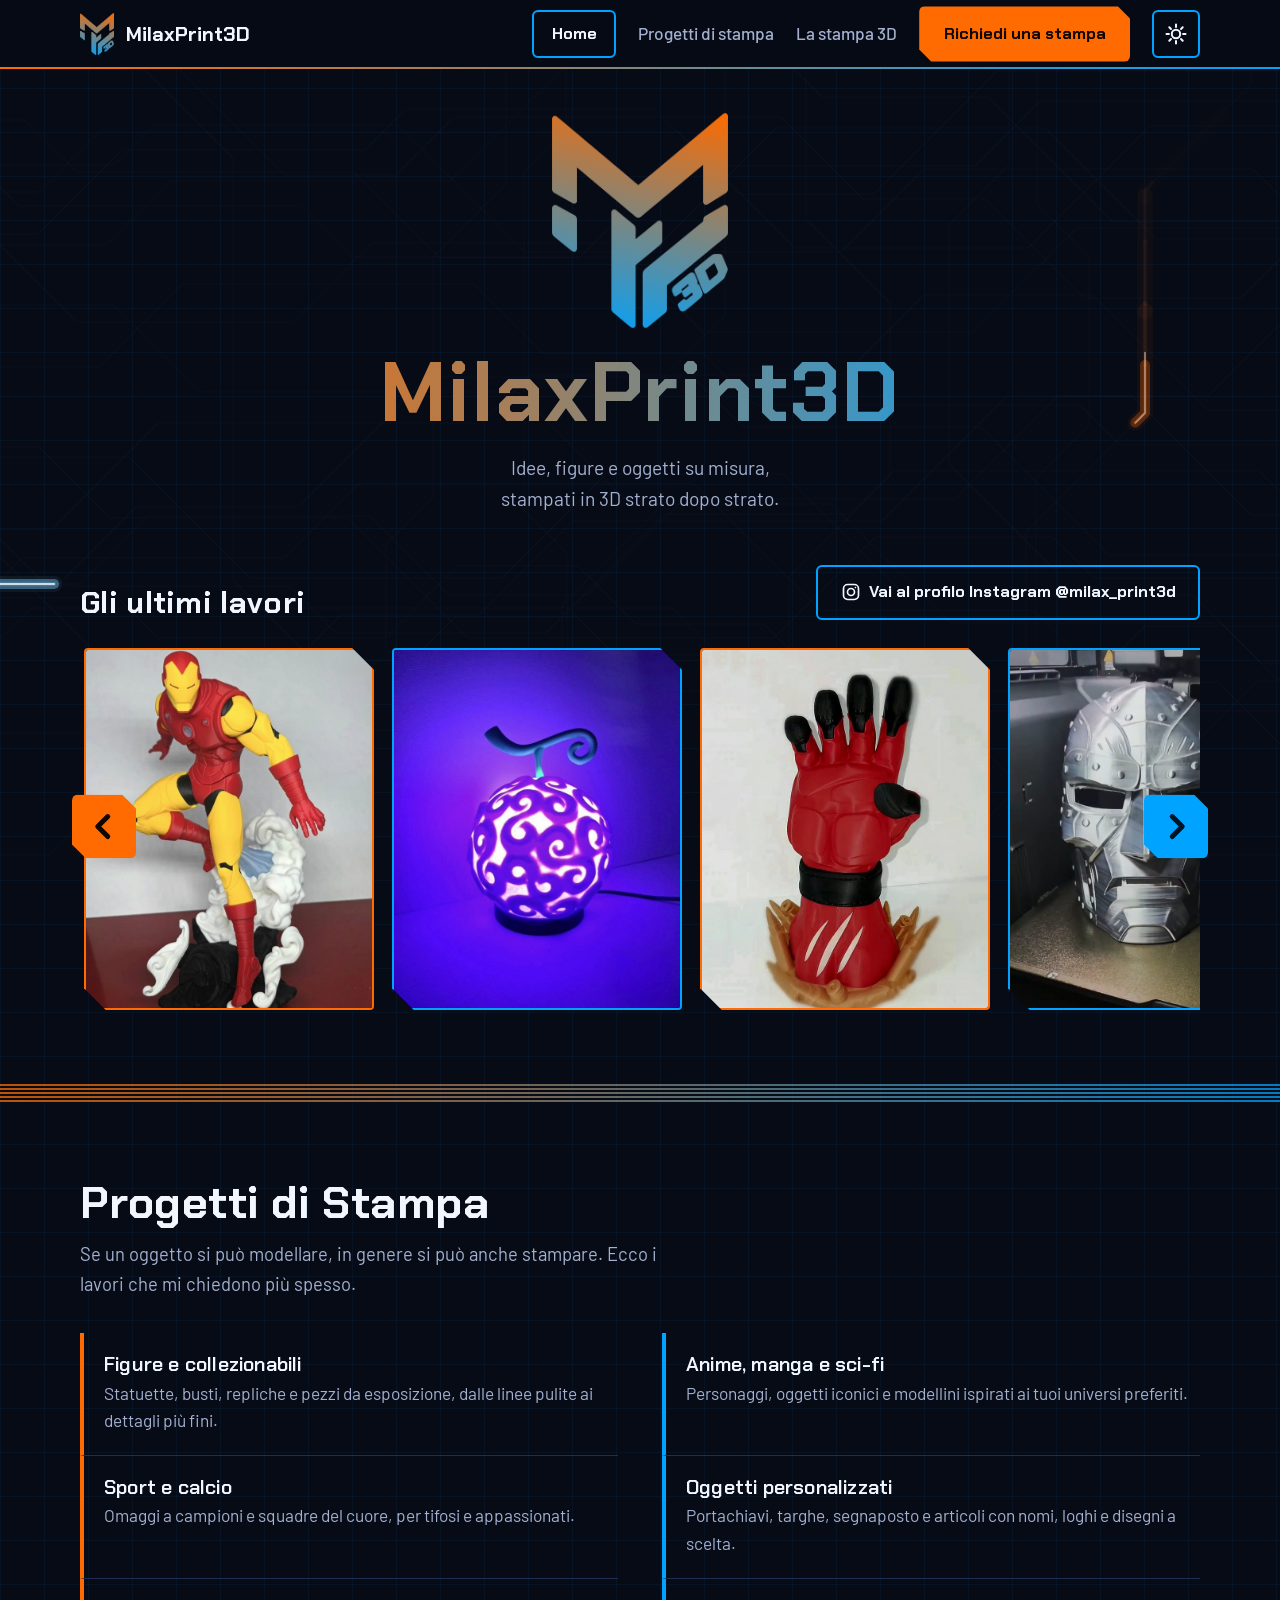
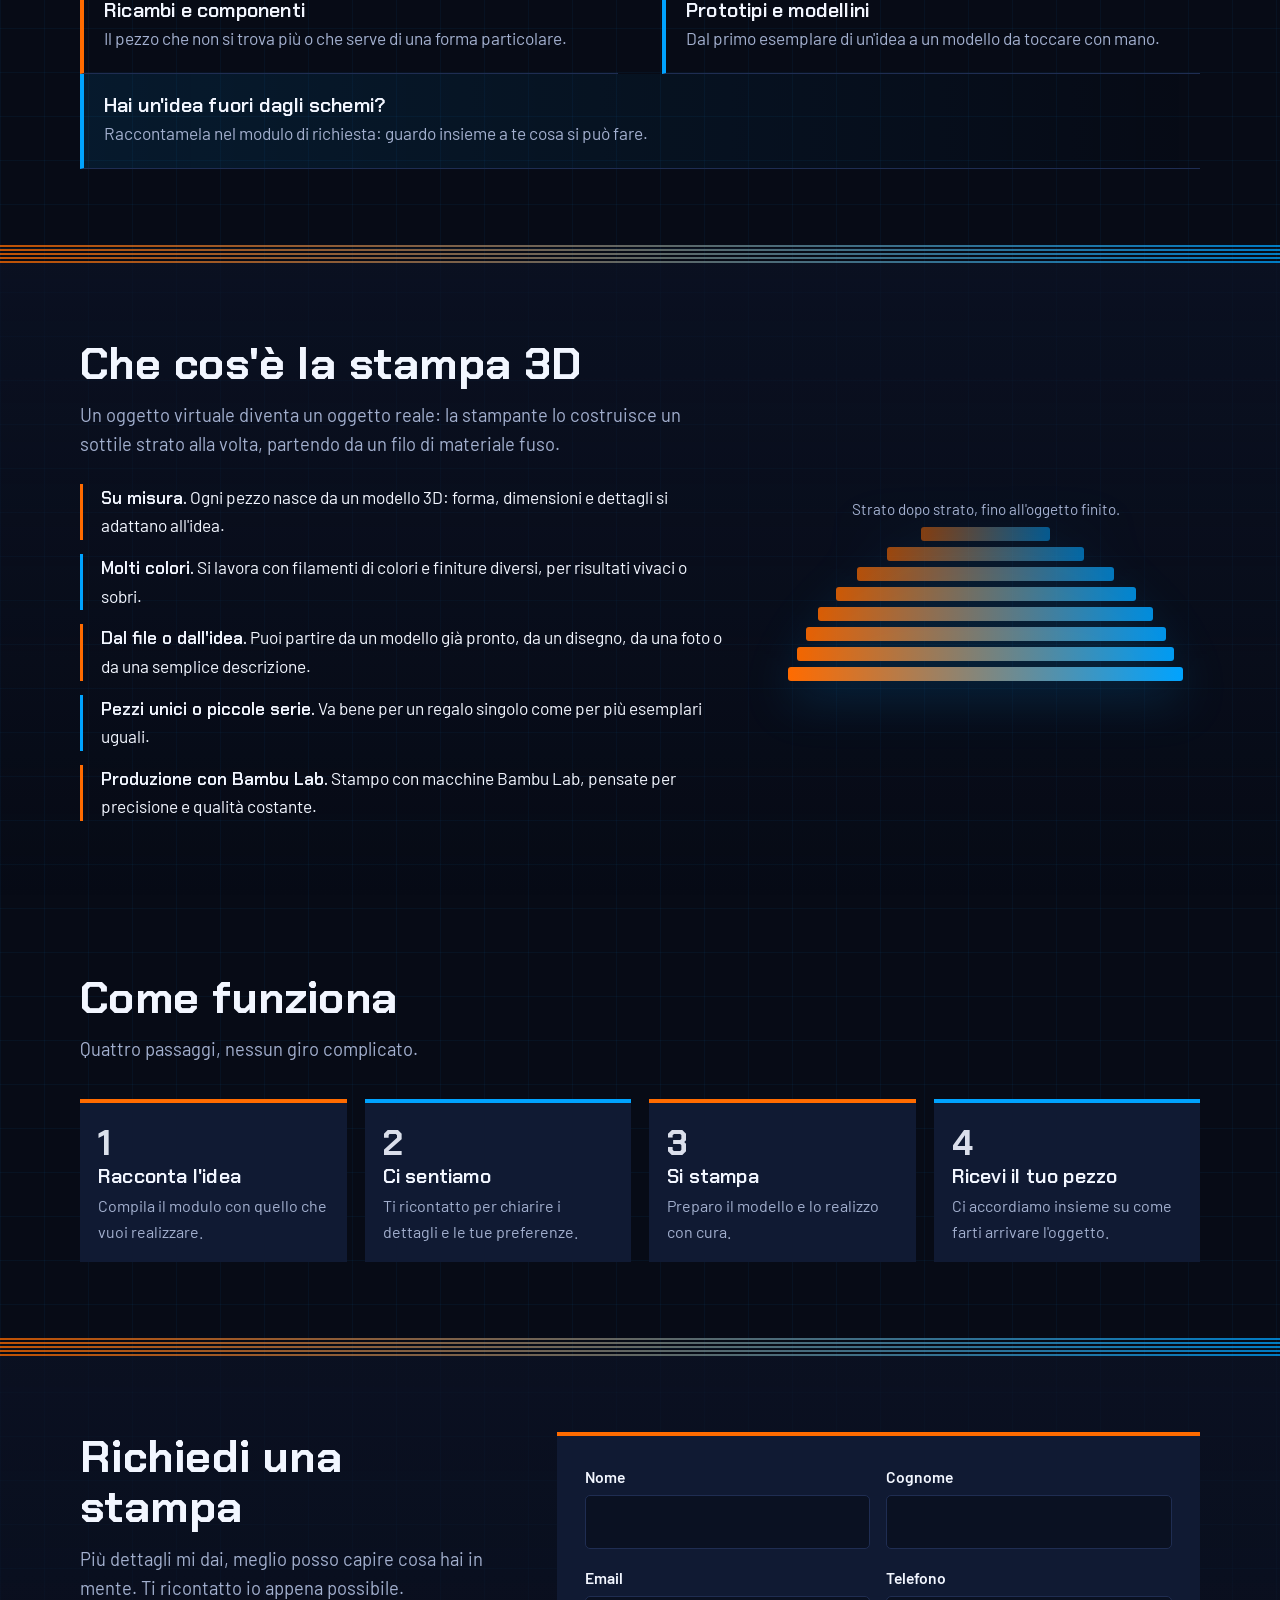
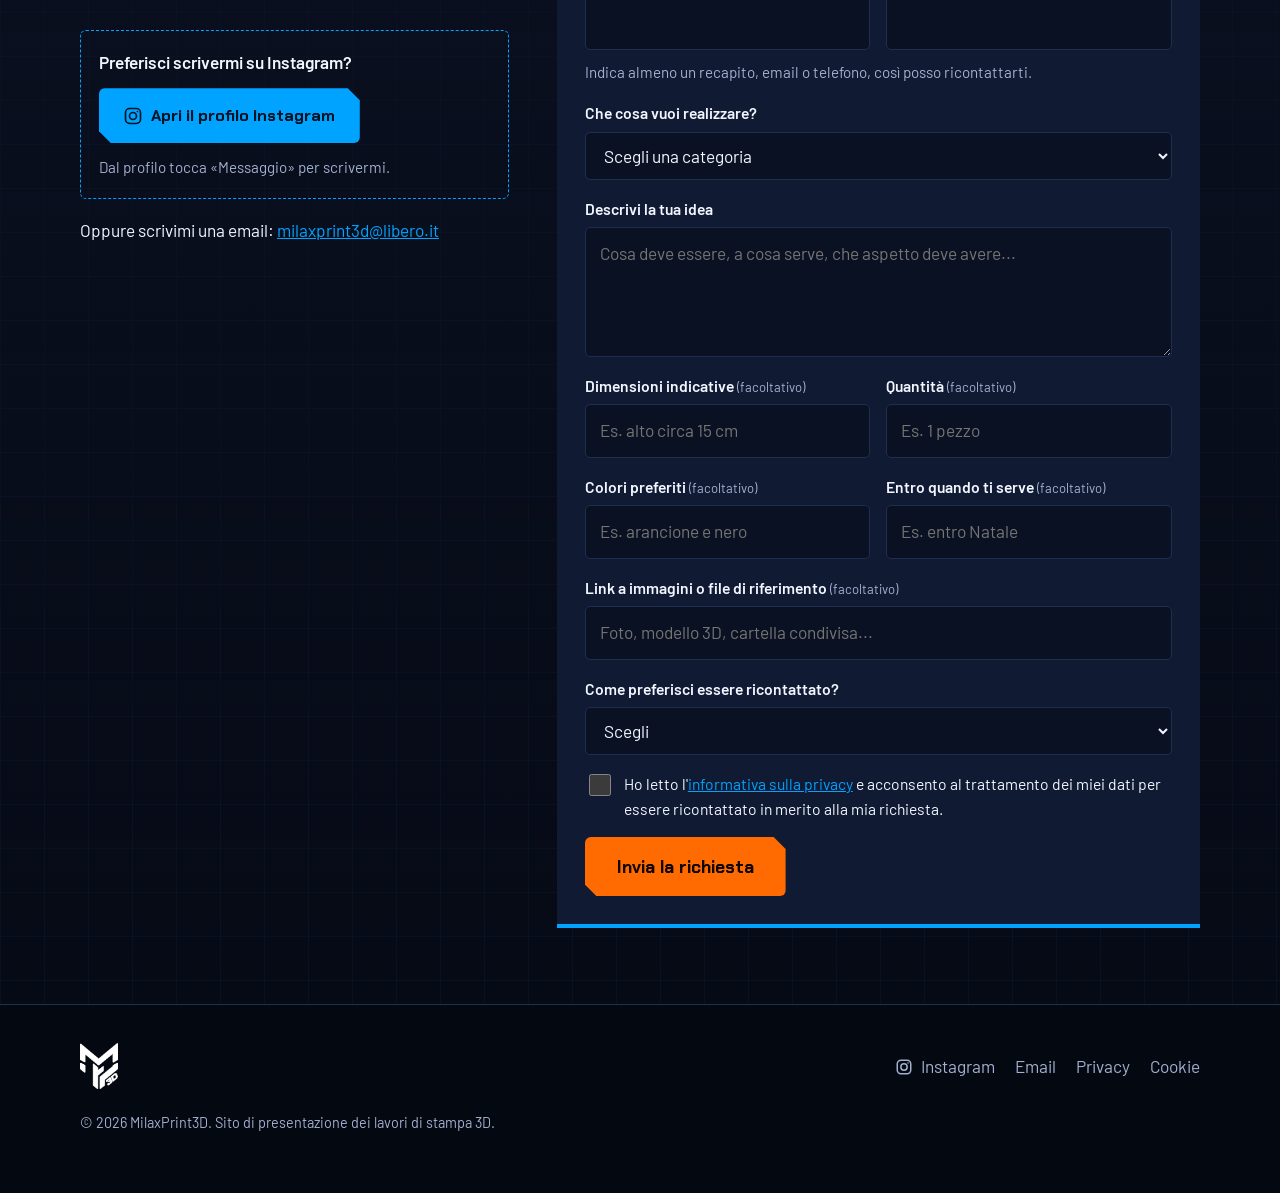
<file: index.html>
<!DOCTYPE html>
<html lang="it">
<head>
<meta charset="utf-8">
<meta name="viewport" content="width=device-width, initial-scale=1, viewport-fit=cover">
<title>MilaxPrint3D | Stampa 3D su misura: figure, collezionabili e oggetti personalizzati</title>
<meta name="description" content="MilaxPrint3D realizza stampe 3D su misura: figure e collezionabili, oggetti personalizzati, ricambi e prototipi. Guarda i lavori e richiedi la tua stampa.">
<meta name="theme-color" content="#070b16">
<meta property="og:title" content="MilaxPrint3D | Stampa 3D su misura">
<meta property="og:description" content="Figure, collezionabili, oggetti personalizzati e prototipi stampati in 3D.">
<meta property="og:type" content="website">
<link rel="icon" type="image/png" href="assets/favicon.png">
<link rel="preload" href="assets/fonts/chakra-petch-latin-700-normal.woff2" as="font" type="font/woff2" crossorigin>
<link rel="stylesheet" href="style.css">
<script src="theme.js"></script>
<script src="fx.js" defer></script>
</head>
<body>
<div class="bg-fx" aria-hidden="true"><canvas id="fxBase"></canvas><canvas id="fxLive"></canvas></div>

<header class="site-header">
  <div class="wrap head-in">
    <a class="brand" href="#top" aria-label="MilaxPrint3D, torna in alto">
      <img src="assets/logo-gradient.png" alt="" width="34" height="42">
      <span>MilaxPrint3D</span>
    </a>
    <nav class="nav" aria-label="Principale">
      <a class="btn btn-ghost btn-home" href="#top">Home</a>
      <a class="link nav-hide" href="#cosa-stampo">Progetti di stampa</a>
      <a class="link nav-hide" href="#stampa-3d">La stampa 3D</a>
      <a class="btn btn-primary" href="#richiesta">Richiedi una stampa</a>
      <button class="theme-toggle" type="button" id="themeToggle" aria-label="Passa alla modalità chiara" aria-pressed="false" title="Passa alla modalità chiara"><svg class="ico-sun" viewBox="0 0 24 24" fill="none" stroke="currentColor" stroke-width="2" stroke-linecap="round" stroke-linejoin="round" aria-hidden="true"><circle cx="12" cy="12" r="4.2"/><path d="M12 2.5v2.4M12 19.1v2.4M2.5 12h2.4M19.1 12h2.4M5.3 5.3l1.7 1.7M17 17l1.7 1.7M5.3 18.7 7 17M17 7l1.7-1.7"/></svg><svg class="ico-moon" viewBox="0 0 24 24" fill="none" stroke="currentColor" stroke-width="2" stroke-linecap="round" stroke-linejoin="round" aria-hidden="true"><path d="M20.5 14.2A8.5 8.5 0 0 1 9.8 3.5a8.6 8.6 0 1 0 10.7 10.7z"/></svg></button>
    </nav>
  </div>
</header>

<main id="top">

  <section class="hero" aria-labelledby="titolo">
    <div class="wrap">
      <div class="logo-print play" id="logoPrint">
        <img src="assets/logo-gradient.png" alt="Logo MilaxPrint3D" width="380" height="464">
      </div>
      <h1 id="titolo" class="grad-text">MilaxPrint3D</h1>
      <p class="tag">Idee, figure e oggetti su misura, stampati in 3D strato dopo strato.</p>
    </div>
  </section>

  <section class="showcase" aria-labelledby="titolo-lavori">
    <div class="wrap">
      <div class="showcase-head">
        <h2 id="titolo-lavori">Gli ultimi lavori</h2>
        <a class="btn btn-ghost" href="https://www.instagram.com/milax_print3d" target="_blank" rel="noopener"><svg class="ig-ico" viewBox="0 0 24 24" width="20" height="20" fill="none" stroke="currentColor" stroke-width="2" stroke-linecap="round" stroke-linejoin="round" aria-hidden="true"><rect x="3" y="3" width="18" height="18" rx="5"/><circle cx="12" cy="12" r="4.2"/><circle cx="17.3" cy="6.7" r="1" fill="currentColor" stroke="none"/></svg>Vai al profilo Instagram @milax_print3d</a>
      </div>
      <div class="carousel" role="region" aria-roledescription="carosello" aria-label="Ultime foto dal profilo Instagram">
        <button class="arrow prev" type="button" aria-label="Foto precedente"><svg viewBox="0 0 24 24" width="30" height="30" fill="none" stroke="currentColor" stroke-width="4" stroke-linecap="round" stroke-linejoin="round" aria-hidden="true"><path d="M15 4 7 12l8 8"/></svg></button>
        <div class="track" id="track" tabindex="0">
          <a class="slide" href="https://www.instagram.com/milax_print3d" target="_blank" rel="noopener" aria-label="Figura di Iron Man stampata in 3D su una base con nuvole bianche. Apri il profilo Instagram">
            <img src="media/Foto1.jpg" alt="Figura di Iron Man stampata in 3D su una base con nuvole bianche" width="720" height="900">
          </a>
          <a class="slide" href="https://www.instagram.com/milax_print3d" target="_blank" rel="noopener" aria-label="Lampada a forma di frutto con decori a spirale, illuminata di viola. Apri il profilo Instagram">
            <img src="media/Foto3.jpg" alt="Lampada a forma di frutto con decori a spirale, illuminata di viola" width="720" height="900">
          </a>
          <a class="slide" href="https://www.instagram.com/milax_print3d" target="_blank" rel="noopener" aria-label="Mano rossa con dita nere e artigli, stampata in 3D. Apri il profilo Instagram">
            <img src="media/Foto6.jpg" alt="Mano rossa con dita nere e artigli, stampata in 3D" width="720" height="900">
          </a>
          <a class="slide" href="https://www.instagram.com/milax_print3d" target="_blank" rel="noopener" aria-label="Maschera metallica con rivetti stampata in 3D. Apri il profilo Instagram">
            <img src="media/Foto4.jpg" alt="Maschera metallica con rivetti stampata in 3D" width="720" height="900" decoding="async">
          </a>
          <a class="slide" href="https://www.instagram.com/milax_print3d" target="_blank" rel="noopener" aria-label="Rosa rossa che gocciola su un piccolo piedistallo. Apri il profilo Instagram">
            <img src="media/Foto5.jpg" alt="Rosa rossa che gocciola su un piccolo piedistallo" width="720" height="900" decoding="async">
          </a>
          <a class="slide" href="https://www.instagram.com/milax_print3d" target="_blank" rel="noopener" aria-label="Vaso bianco dentro una ciotola dalle forme intrecciate. Apri il profilo Instagram">
            <img src="media/Foto7.jpg" alt="Vaso bianco dentro una ciotola dalle forme intrecciate" width="720" height="900" decoding="async">
          </a>
          <a class="slide" href="https://www.instagram.com/milax_print3d" target="_blank" rel="noopener" aria-label="Portapenne rosso a forma di cuore anatomico. Apri il profilo Instagram">
            <img src="media/Foto2.jpg" alt="Portapenne rosso a forma di cuore anatomico" width="720" height="900" decoding="async">
          </a>
        </div>
        <button class="arrow next" type="button" aria-label="Foto successiva"><svg viewBox="0 0 24 24" width="30" height="30" fill="none" stroke="currentColor" stroke-width="4" stroke-linecap="round" stroke-linejoin="round" aria-hidden="true"><path d="M9 4l8 8-8 8"/></svg></button>
      </div>
    </div>
  </section>

  <div class="layers" aria-hidden="true"></div>

  <section class="block" id="cosa-stampo" aria-labelledby="t-cosa">
    <div class="wrap">
      <div class="block-head">
        <h2 id="t-cosa">Progetti di Stampa</h2>
        <p class="lead">Se un oggetto si può modellare, in genere si può anche stampare. Ecco i lavori che mi chiedono più spesso.</p>
      </div>
      <ul class="cats">
        <li><h3>Figure e collezionabili</h3><p>Statuette, busti, repliche e pezzi da esposizione, dalle linee pulite ai dettagli più fini.</p></li>
        <li><h3>Anime, manga e sci-fi</h3><p>Personaggi, oggetti iconici e modellini ispirati ai tuoi universi preferiti.</p></li>
        <li><h3>Sport e calcio</h3><p>Omaggi a campioni e squadre del cuore, per tifosi e appassionati.</p></li>
        <li><h3>Oggetti personalizzati</h3><p>Portachiavi, targhe, segnaposto e articoli con nomi, loghi e disegni a scelta.</p></li>
        <li><h3>Ricambi e componenti</h3><p>Il pezzo che non si trova più o che serve di una forma particolare.</p></li>
        <li><h3>Prototipi e modellini</h3><p>Dal primo esemplare di un'idea a un modello da toccare con mano.</p></li>
        <li class="wide"><h3>Hai un'idea fuori dagli schemi?</h3><p>Raccontamela nel modulo di richiesta: guardo insieme a te cosa si può fare.</p></li>
      </ul>
    </div>
  </section>

  <div class="layers" aria-hidden="true"></div>

  <section class="block alt" id="stampa-3d" aria-labelledby="t-info">
    <div class="wrap info">
      <div>
        <h2 id="t-info">Che cos'è la stampa 3D</h2>
        <p class="lead" style="margin-top:12px">Un oggetto virtuale diventa un oggetto reale: la stampante lo costruisce un sottile strato alla volta, partendo da un filo di materiale fuso.</p>
        <ul class="facts">
          <li><strong>Su misura.</strong> Ogni pezzo nasce da un modello 3D: forma, dimensioni e dettagli si adattano all'idea.</li>
          <li><strong>Molti colori.</strong> Si lavora con filamenti di colori e finiture diversi, per risultati vivaci o sobri.</li>
          <li><strong>Dal file o dall'idea.</strong> Puoi partire da un modello già pronto, da un disegno, da una foto o da una semplice descrizione.</li>
          <li><strong>Pezzi unici o piccole serie.</strong> Va bene per un regalo singolo come per più esemplari uguali.</li>
          <li><strong>Produzione con Bambu Lab.</strong> Stampo con macchine Bambu Lab, pensate per precisione e qualità costante.</li>
        </ul>
      </div>
      <figure class="stack" style="margin:0" aria-label="Schema di un oggetto costruito a strati">
        <i></i><i></i><i></i><i></i><i></i><i></i><i></i><i></i>
        <figcaption>Strato dopo strato, fino all'oggetto finito.</figcaption>
      </figure>
    </div>
  </section>

  <section class="block" aria-labelledby="t-come">
    <div class="wrap">
      <div class="block-head">
        <h2 id="t-come">Come funziona</h2>
        <p class="lead">Quattro passaggi, nessun giro complicato.</p>
      </div>
      <ol class="steps">
        <li><h3>Racconta l'idea</h3><p>Compila il modulo con quello che vuoi realizzare.</p></li>
        <li><h3>Ci sentiamo</h3><p>Ti ricontatto per chiarire i dettagli e le tue preferenze.</p></li>
        <li><h3>Si stampa</h3><p>Preparo il modello e lo realizzo con cura.</p></li>
        <li><h3>Ricevi il tuo pezzo</h3><p>Ci accordiamo insieme su come farti arrivare l'oggetto.</p></li>
      </ol>
    </div>
  </section>

  <div class="layers" aria-hidden="true"></div>

  <section class="block alt" id="richiesta" aria-labelledby="t-richiesta">
    <div class="wrap req">
      <aside>
        <h2 id="t-richiesta">Richiedi una stampa</h2>
        <p class="lead" style="margin-top:12px">Più dettagli mi dai, meglio posso capire cosa hai in mente. Ti ricontatto io appena possibile.</p>
        <div class="ig-alt">
          <p style="margin-bottom:12px"><strong>Preferisci scrivermi su Instagram?</strong></p>
          <a class="btn btn-blue" href="https://www.instagram.com/milax_print3d" target="_blank" rel="noopener"><svg class="ig-ico" viewBox="0 0 24 24" width="20" height="20" fill="none" stroke="currentColor" stroke-width="2" stroke-linecap="round" stroke-linejoin="round" aria-hidden="true"><rect x="3" y="3" width="18" height="18" rx="5"/><circle cx="12" cy="12" r="4.2"/><circle cx="17.3" cy="6.7" r="1" fill="currentColor" stroke="none"/></svg>Apri il profilo Instagram</a>
          <p style="margin:12px 0 0;font-size:.95rem;color:var(--muted)">Dal profilo tocca «Messaggio» per scrivermi.</p>
        </div>
        <p style="margin-top:18px">Oppure scrivimi una email: <a href="mailto:milaxprint3d@libero.it">milaxprint3d@libero.it</a></p>
      </aside>

      <form id="form" action="https://formspree.io/f/xjywojzq" method="POST" novalidate>
        <input type="hidden" name="_subject" value="Nuova richiesta di stampa 3D dal sito MilaxPrint3D">
        <div class="hp" aria-hidden="true"><label>Non compilare<input type="text" name="_gotcha" tabindex="-1" autocomplete="off"></label></div>

        <div class="row">
          <div class="field"><label for="nome">Nome</label><input id="nome" name="nome" type="text" autocomplete="given-name" required></div>
          <div class="field"><label for="cognome">Cognome</label><input id="cognome" name="cognome" type="text" autocomplete="family-name" required></div>
        </div>
        <div class="row">
          <div class="field"><label for="email">Email</label><input id="email" name="email" type="email" autocomplete="email"></div>
          <div class="field"><label for="telefono">Telefono</label><input id="telefono" name="telefono" type="tel" autocomplete="tel"></div>
        </div>
        <p class="contact-note">Indica almeno un recapito, email o telefono, così posso ricontattarti.</p>

        <div class="field">
          <label for="tipo">Che cosa vuoi realizzare?</label>
          <select id="tipo" name="tipo_richiesta" required>
            <option value="" selected disabled>Scegli una categoria</option>
            <option>Figura o collezionabile</option>
            <option>Anime, manga o sci-fi</option>
            <option>Sport o calcio</option>
            <option>Oggetto personalizzato</option>
            <option>Ricambio o componente</option>
            <option>Prototipo o modellino</option>
            <option>Regalo o gadget</option>
            <option>Altro</option>
          </select>
        </div>
        <div class="field">
          <label for="descrizione">Descrivi la tua idea</label>
          <textarea id="descrizione" name="descrizione" required placeholder="Cosa deve essere, a cosa serve, che aspetto deve avere..."></textarea>
        </div>
        <div class="row">
          <div class="field"><label for="dimensioni">Dimensioni indicative <small>(facoltativo)</small></label><input id="dimensioni" name="dimensioni" type="text" placeholder="Es. alto circa 15 cm"></div>
          <div class="field"><label for="quantita">Quantità <small>(facoltativo)</small></label><input id="quantita" name="quantita" type="text" placeholder="Es. 1 pezzo"></div>
        </div>
        <div class="row">
          <div class="field"><label for="colori">Colori preferiti <small>(facoltativo)</small></label><input id="colori" name="colori" type="text" placeholder="Es. arancione e nero"></div>
          <div class="field"><label for="scadenza">Entro quando ti serve <small>(facoltativo)</small></label><input id="scadenza" name="scadenza" type="text" placeholder="Es. entro Natale"></div>
        </div>
        <div class="field">
          <label for="riferimenti">Link a immagini o file di riferimento <small>(facoltativo)</small></label>
          <input id="riferimenti" name="riferimenti" type="text" placeholder="Foto, modello 3D, cartella condivisa...">
        </div>
        <div class="field">
          <label for="contatto">Come preferisci essere ricontattato?</label>
          <select id="contatto" name="contatto_preferito" required>
            <option value="" selected disabled>Scegli</option>
            <option>Email</option>
            <option>Telefono</option>
            <option>WhatsApp</option>
            <option>Messaggio su Instagram</option>
          </select>
        </div>

        <div class="field check">
          <input id="privacy" name="consenso_privacy" type="checkbox" value="Sì" required>
          <label for="privacy">Ho letto l'<a href="privacy.html" target="_blank" rel="noopener">informativa sulla privacy</a> e acconsento al trattamento dei miei dati per essere ricontattato in merito alla mia richiesta.</label>
        </div>

        <button class="btn btn-primary btn-lg" type="submit" id="invia">Invia la richiesta</button>
        <div class="status" id="status" role="status" aria-live="polite" tabindex="-1"></div>
      </form>
    </div>
  </section>
</main>

<footer class="site-footer">
  <div class="wrap">
    <div class="foot">
      <img class="logo-d" src="assets/logo-white.png" alt="MilaxPrint3D" width="38" height="46"><img class="logo-l" src="assets/logo-gradient.png" alt="MilaxPrint3D" width="38" height="46">
      <nav aria-label="Informazioni legali e social">
        <a href="https://www.instagram.com/milax_print3d" target="_blank" rel="noopener"><svg class="ig-ico" viewBox="0 0 24 24" width="20" height="20" fill="none" stroke="currentColor" stroke-width="2" stroke-linecap="round" stroke-linejoin="round" aria-hidden="true"><rect x="3" y="3" width="18" height="18" rx="5"/><circle cx="12" cy="12" r="4.2"/><circle cx="17.3" cy="6.7" r="1" fill="currentColor" stroke="none"/></svg>Instagram</a>
        <a href="mailto:milaxprint3d@libero.it">Email</a>
        <a href="privacy.html">Privacy</a>
        <a href="cookie.html">Cookie</a>
      </nav>
    </div>
    <p class="copy">&copy; <span id="anno">2026</span> MilaxPrint3D. Sito di presentazione dei lavori di stampa 3D.</p>
  </div>
</footer>

<script>
const reduce = window.matchMedia("(prefers-reduced-motion: reduce)").matches;
document.getElementById("anno").textContent = new Date().getFullYear();

/* ---------- Animazione logo: si ripete su Home e logo in alto ---------- */
const logoPrint = document.getElementById("logoPrint");
function replayLogo() {
  logoPrint.classList.remove("play");
  void logoPrint.offsetWidth;
  logoPrint.classList.add("play");
}
document.querySelectorAll('a[href="#top"]').forEach(function (a) {
  a.addEventListener("click", function (e) {
    e.preventDefault();
    if (window.scrollY < 4) { replayLogo(); return; }
    window.scrollTo({ top: 0, behavior: reduce ? "auto" : "smooth" });
    function onScroll() {
      if (window.scrollY <= 2) {
        window.removeEventListener("scroll", onScroll);
        replayLogo();
      }
    }
    window.addEventListener("scroll", onScroll, { passive: true });
  });
});

/* ---------- Carosello ---------- */
const track = document.getElementById("track");

function step(dir) {
  const first = track.querySelector(".slide");
  if (!first) return;
  const w = first.getBoundingClientRect().width + 18;
  const atEnd = track.scrollLeft + track.clientWidth >= track.scrollWidth - 8;
  const atStart = track.scrollLeft <= 4;
  if (dir > 0 && atEnd) track.scrollTo({ left: 0 });
  else if (dir < 0 && atStart) track.scrollTo({ left: track.scrollWidth });
  else track.scrollBy({ left: dir * w });
}
document.querySelector(".arrow.prev").addEventListener("click", function () { step(-1); });
document.querySelector(".arrow.next").addEventListener("click", function () { step(1); });
track.addEventListener("keydown", function (e) {
  if (e.key === "ArrowRight") { e.preventDefault(); step(1); }
  if (e.key === "ArrowLeft") { e.preventDefault(); step(-1); }
});

let paused = false, timer = null, inView = true;
if ("IntersectionObserver" in window) {
  new IntersectionObserver(function (es) { inView = es[0].isIntersecting; }, { threshold: 0.1 }).observe(track);
}
function startAuto() {
  if (reduce || timer) return;
  timer = setInterval(function () { if (!paused && inView && !document.hidden) step(1); }, 3800);
}
["mouseenter", "focusin", "touchstart"].forEach(function (ev) {
  track.parentElement.addEventListener(ev, function () { paused = true; }, { passive: true });
});
["mouseleave", "focusout"].forEach(function (ev) {
  track.parentElement.addEventListener(ev, function () { paused = false; });
});
track.parentElement.addEventListener("touchend", function () { setTimeout(function () { paused = false; }, 4000); }, { passive: true });
startAuto();

/* ---------- Modulo ---------- */
const form = document.getElementById("form");
const statusBox = document.getElementById("status");
const btn = document.getElementById("invia");
const email = document.getElementById("email");
const tel = document.getElementById("telefono");

function showStatus(msg, isErr) {
  statusBox.textContent = msg;
  statusBox.className = "status show" + (isErr ? " err" : "");
  statusBox.focus();
}
function checkContact() {
  const ok = email.value.trim() || tel.value.trim();
  const msg = ok ? "" : "Inserisci almeno un'email o un numero di telefono.";
  email.setCustomValidity(msg);
  return !!ok;
}
email.addEventListener("input", checkContact);
tel.addEventListener("input", checkContact);

form.addEventListener("submit", async function (e) {
  e.preventDefault();
  checkContact();
  if (!form.checkValidity()) { form.reportValidity(); return; }
  if (form.action.indexOf("INSERISCI_QUI") !== -1) {
    showStatus("Il modulo non è ancora attivo. Nel frattempo scrivimi su Instagram.", true);
    return;
  }
  btn.disabled = true;
  btn.textContent = "Invio in corso...";
  try {
    const r = await fetch(form.action, { method: "POST", body: new FormData(form), headers: { Accept: "application/json" } });
    if (r.ok) {
      form.reset();
      showStatus("Richiesta inviata. Ti ricontatto appena possibile.", false);
    } else {
      throw new Error("risposta " + r.status);
    }
  } catch (err) {
    showStatus("Invio non riuscito. Riprova tra poco o scrivimi in DM su Instagram.", true);
  } finally {
    btn.disabled = false;
    btn.textContent = "Invia la richiesta";
  }
});
</script>
</body>
</html>
</file>
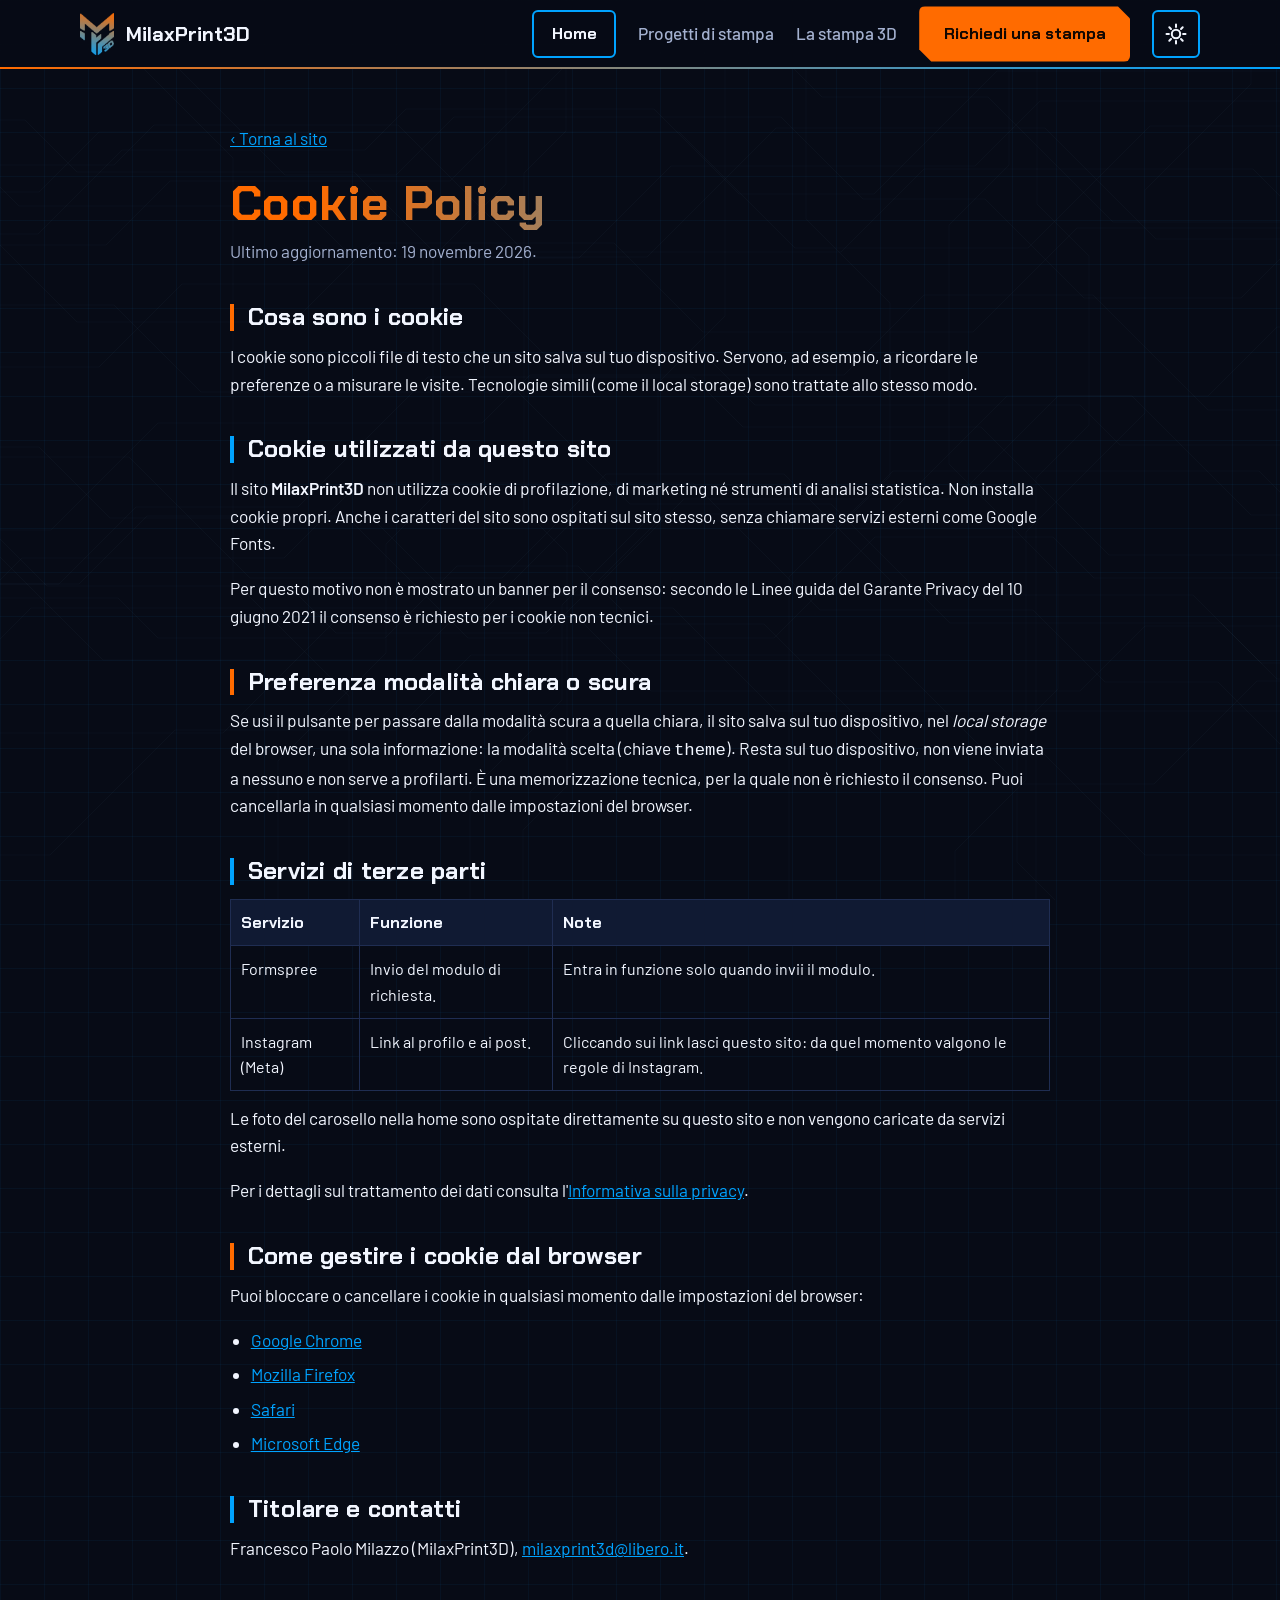
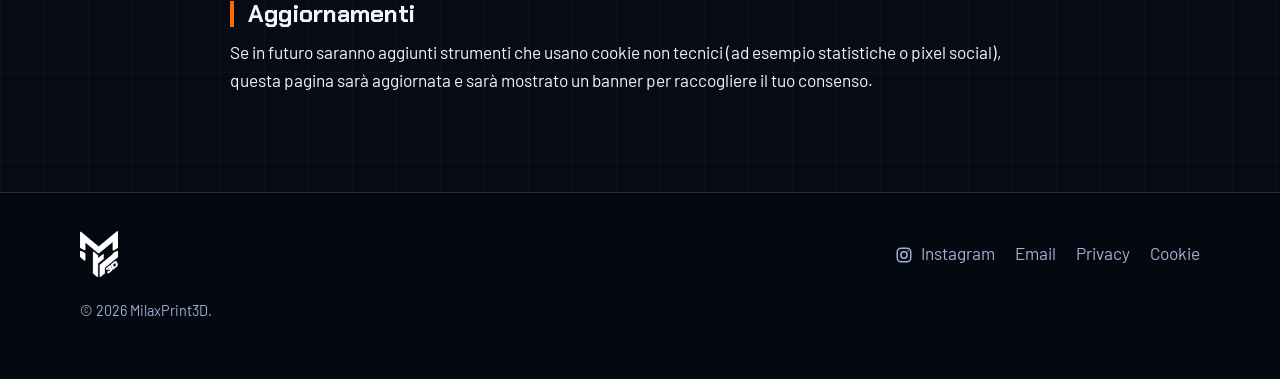
<file: cookie.html>
<!DOCTYPE html>
<html lang="it">
<head>
<meta charset="utf-8">
<meta name="viewport" content="width=device-width, initial-scale=1, viewport-fit=cover">
<title>Cookie Policy | MilaxPrint3D</title>
<meta name="robots" content="noindex,follow">
<meta name="theme-color" content="#070b16">
<link rel="icon" type="image/png" href="assets/favicon.png">
<link rel="stylesheet" href="style.css">
<script src="theme.js"></script>
<script src="fx.js" defer></script>
</head>
<body>
<div class="bg-fx" aria-hidden="true"><canvas id="fxBase"></canvas><canvas id="fxLive"></canvas></div>
<header class="site-header">
  <div class="wrap head-in">
    <a class="brand" href="index.html"><img src="assets/logo-gradient.png" alt="" width="34" height="42"><span>MilaxPrint3D</span></a>
    <nav class="nav" aria-label="Principale">
      <a class="btn btn-ghost btn-home" href="index.html">Home</a>
      <a class="link nav-hide" href="index.html#cosa-stampo">Progetti di stampa</a>
      <a class="link nav-hide" href="index.html#stampa-3d">La stampa 3D</a>
      <a class="btn btn-primary" href="index.html#richiesta">Richiedi una stampa</a>
      <button class="theme-toggle" type="button" id="themeToggle" aria-label="Passa alla modalità chiara" aria-pressed="false" title="Passa alla modalità chiara"><svg class="ico-sun" viewBox="0 0 24 24" fill="none" stroke="currentColor" stroke-width="2" stroke-linecap="round" stroke-linejoin="round" aria-hidden="true"><circle cx="12" cy="12" r="4.2"/><path d="M12 2.5v2.4M12 19.1v2.4M2.5 12h2.4M19.1 12h2.4M5.3 5.3l1.7 1.7M17 17l1.7 1.7M5.3 18.7 7 17M17 7l1.7-1.7"/></svg><svg class="ico-moon" viewBox="0 0 24 24" fill="none" stroke="currentColor" stroke-width="2" stroke-linecap="round" stroke-linejoin="round" aria-hidden="true"><path d="M20.5 14.2A8.5 8.5 0 0 1 9.8 3.5a8.6 8.6 0 1 0 10.7 10.7z"/></svg></button>
    </nav>
  </div>
</header>
<main class="legal"><div class="wrap">
<a class="back" href="index.html">&#8249; Torna al sito</a>
<h1 class="grad-text">Cookie Policy</h1>
<p class="updated">Ultimo aggiornamento: 19 novembre 2026.</p>

<h2>Cosa sono i cookie</h2>
<p>I cookie sono piccoli file di testo che un sito salva sul tuo dispositivo. Servono, ad esempio, a ricordare le preferenze o a misurare le visite. Tecnologie simili (come il local storage) sono trattate allo stesso modo.</p>

<h2>Cookie utilizzati da questo sito</h2>
<p>Il sito <strong>MilaxPrint3D</strong> non utilizza cookie di profilazione, di marketing né strumenti di analisi statistica. Non installa cookie propri. Anche i caratteri del sito sono ospitati sul sito stesso, senza chiamare servizi esterni come Google Fonts.</p>
<p>Per questo motivo non è mostrato un banner per il consenso: secondo le Linee guida del Garante Privacy del 10 giugno 2021 il consenso è richiesto per i cookie non tecnici.</p>

<h2>Preferenza modalità chiara o scura</h2>
<p>Se usi il pulsante per passare dalla modalità scura a quella chiara, il sito salva sul tuo dispositivo, nel <em>local storage</em> del browser, una sola informazione: la modalità scelta (chiave <code>theme</code>). Resta sul tuo dispositivo, non viene inviata a nessuno e non serve a profilarti. È una memorizzazione tecnica, per la quale non è richiesto il consenso. Puoi cancellarla in qualsiasi momento dalle impostazioni del browser.</p>

<h2>Servizi di terze parti</h2>
<table>
<tr><th>Servizio</th><th>Funzione</th><th>Note</th></tr>
<tr><td>Formspree</td><td>Invio del modulo di richiesta.</td><td>Entra in funzione solo quando invii il modulo.</td></tr>
<tr><td>Instagram (Meta)</td><td>Link al profilo e ai post.</td><td>Cliccando sui link lasci questo sito: da quel momento valgono le regole di Instagram.</td></tr>
</table>
<p>Le foto del carosello nella home sono ospitate direttamente su questo sito e non vengono caricate da servizi esterni.</p>
<p>Per i dettagli sul trattamento dei dati consulta l'<a href="privacy.html">Informativa sulla privacy</a>.</p>

<h2>Come gestire i cookie dal browser</h2>
<p>Puoi bloccare o cancellare i cookie in qualsiasi momento dalle impostazioni del browser:</p>
<ul>
<li><a href="https://support.google.com/chrome/answer/95647" target="_blank" rel="noopener">Google Chrome</a></li>
<li><a href="https://support.mozilla.org/it/kb/Gestione%20dei%20cookie" target="_blank" rel="noopener">Mozilla Firefox</a></li>
<li><a href="https://support.apple.com/it-it/guide/safari/sfri11471/mac" target="_blank" rel="noopener">Safari</a></li>
<li><a href="https://support.microsoft.com/it-it/microsoft-edge" target="_blank" rel="noopener">Microsoft Edge</a></li>
</ul>

<h2>Titolare e contatti</h2>
<p>Francesco Paolo Milazzo (MilaxPrint3D), <a href="mailto:milaxprint3d@libero.it">milaxprint3d@libero.it</a>.</p>

<h2>Aggiornamenti</h2>
<p>Se in futuro saranno aggiunti strumenti che usano cookie non tecnici (ad esempio statistiche o pixel social), questa pagina sarà aggiornata e sarà mostrato un banner per raccogliere il tuo consenso.</p>
</div></main>

<footer class="site-footer">
  <div class="wrap">
    <div class="foot">
      <img class="logo-d" src="assets/logo-white.png" alt="MilaxPrint3D" width="38" height="46"><img class="logo-l" src="assets/logo-gradient.png" alt="MilaxPrint3D" width="38" height="46">
      <nav aria-label="Informazioni legali e social">
        <a href="https://www.instagram.com/milax_print3d" target="_blank" rel="noopener"><svg class="ig-ico" viewBox="0 0 24 24" width="20" height="20" fill="none" stroke="currentColor" stroke-width="2" stroke-linecap="round" stroke-linejoin="round" aria-hidden="true"><rect x="3" y="3" width="18" height="18" rx="5"/><circle cx="12" cy="12" r="4.2"/><circle cx="17.3" cy="6.7" r="1" fill="currentColor" stroke="none"/></svg>Instagram</a>
        <a href="mailto:milaxprint3d@libero.it">Email</a>
        <a href="privacy.html">Privacy</a>
        <a href="cookie.html">Cookie</a>
      </nav>
    </div>
    <p class="copy">&copy; 2026 MilaxPrint3D.</p>
  </div>
</footer>
</body>
</html>
</file>
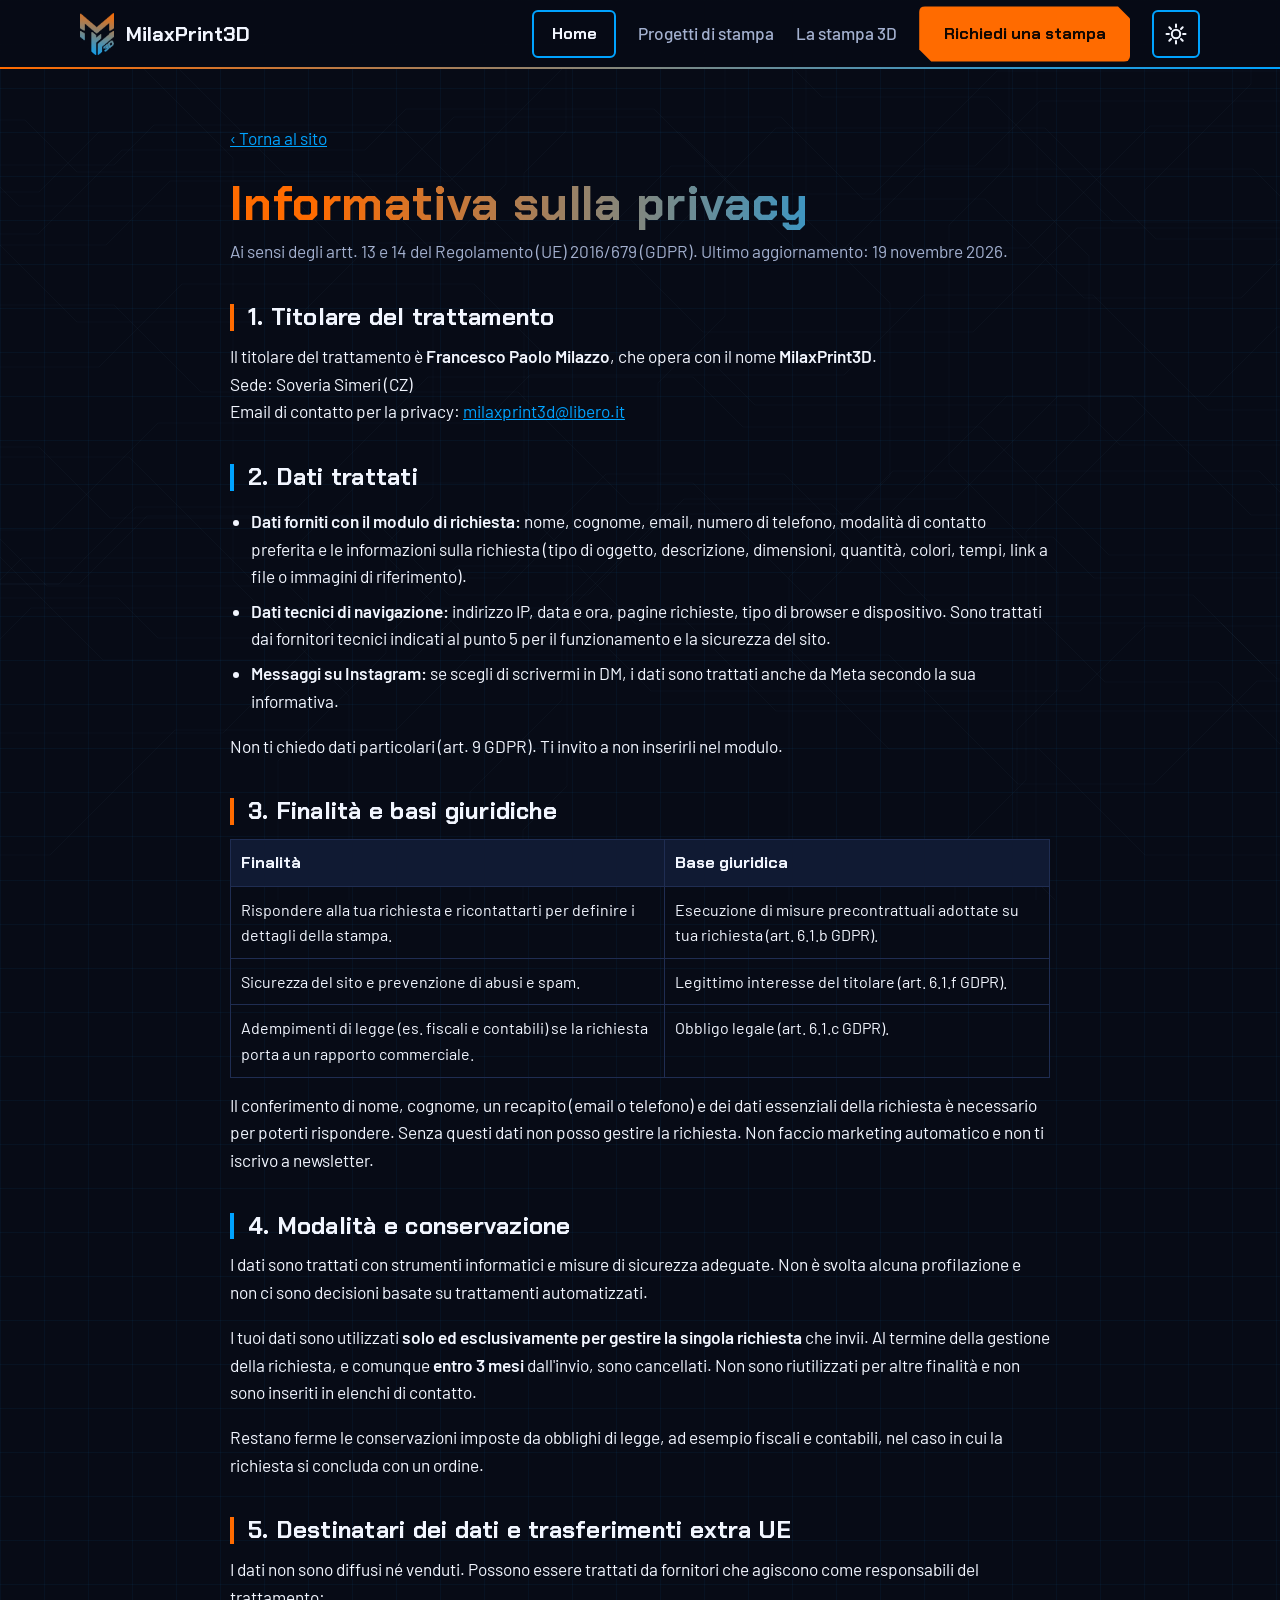
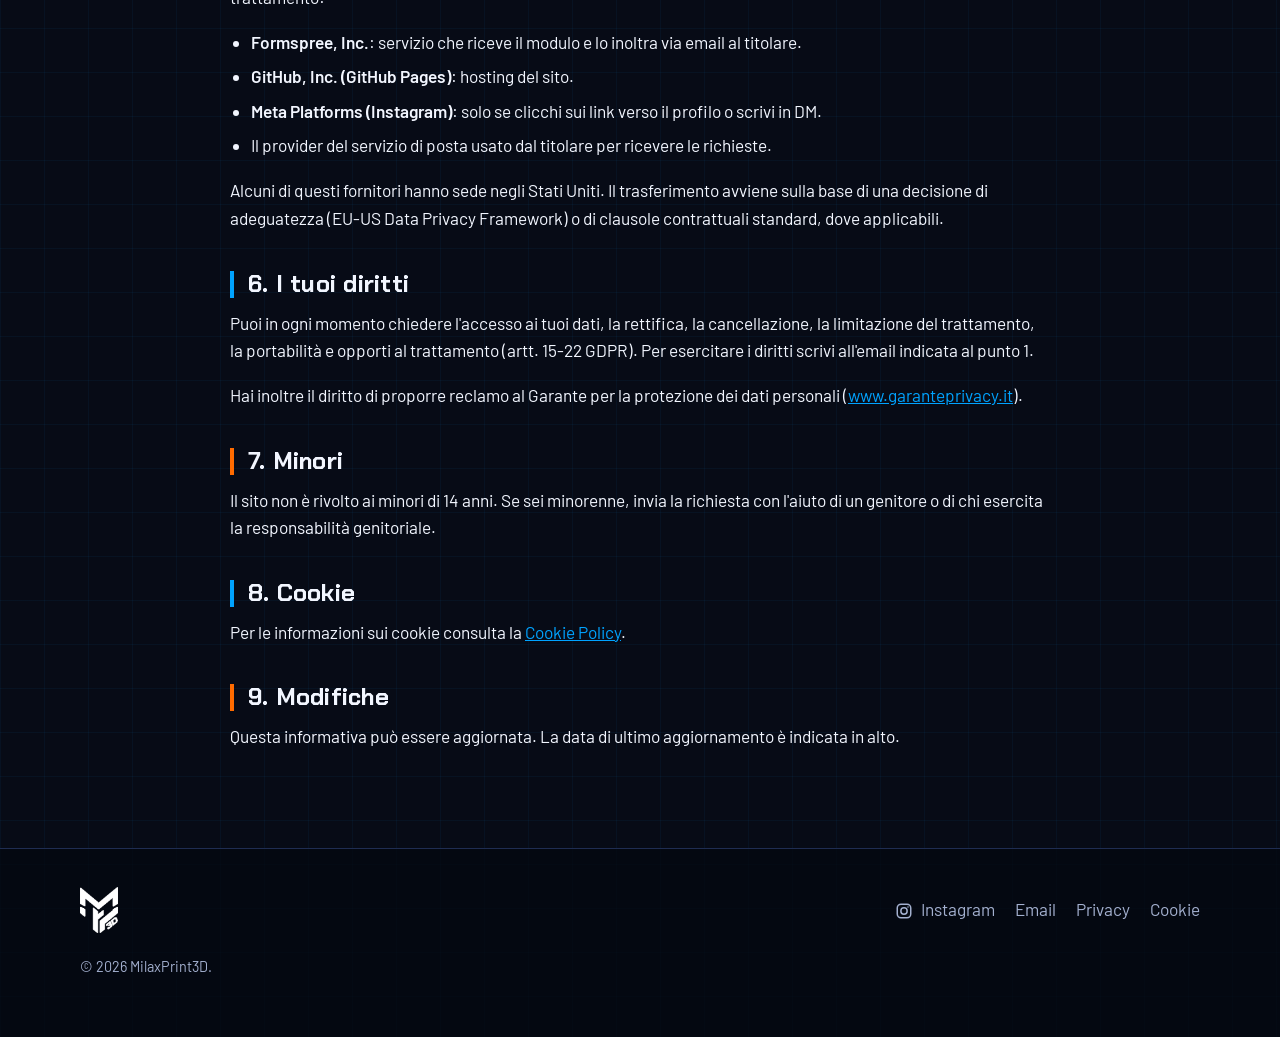
<file: privacy.html>
<!DOCTYPE html>
<html lang="it">
<head>
<meta charset="utf-8">
<meta name="viewport" content="width=device-width, initial-scale=1, viewport-fit=cover">
<title>Informativa sulla privacy | MilaxPrint3D</title>
<meta name="robots" content="noindex,follow">
<meta name="theme-color" content="#070b16">
<link rel="icon" type="image/png" href="assets/favicon.png">
<link rel="stylesheet" href="style.css">
<script src="theme.js"></script>
<script src="fx.js" defer></script>
</head>
<body>
<div class="bg-fx" aria-hidden="true"><canvas id="fxBase"></canvas><canvas id="fxLive"></canvas></div>
<header class="site-header">
  <div class="wrap head-in">
    <a class="brand" href="index.html"><img src="assets/logo-gradient.png" alt="" width="34" height="42"><span>MilaxPrint3D</span></a>
    <nav class="nav" aria-label="Principale">
      <a class="btn btn-ghost btn-home" href="index.html">Home</a>
      <a class="link nav-hide" href="index.html#cosa-stampo">Progetti di stampa</a>
      <a class="link nav-hide" href="index.html#stampa-3d">La stampa 3D</a>
      <a class="btn btn-primary" href="index.html#richiesta">Richiedi una stampa</a>
      <button class="theme-toggle" type="button" id="themeToggle" aria-label="Passa alla modalità chiara" aria-pressed="false" title="Passa alla modalità chiara"><svg class="ico-sun" viewBox="0 0 24 24" fill="none" stroke="currentColor" stroke-width="2" stroke-linecap="round" stroke-linejoin="round" aria-hidden="true"><circle cx="12" cy="12" r="4.2"/><path d="M12 2.5v2.4M12 19.1v2.4M2.5 12h2.4M19.1 12h2.4M5.3 5.3l1.7 1.7M17 17l1.7 1.7M5.3 18.7 7 17M17 7l1.7-1.7"/></svg><svg class="ico-moon" viewBox="0 0 24 24" fill="none" stroke="currentColor" stroke-width="2" stroke-linecap="round" stroke-linejoin="round" aria-hidden="true"><path d="M20.5 14.2A8.5 8.5 0 0 1 9.8 3.5a8.6 8.6 0 1 0 10.7 10.7z"/></svg></button>
    </nav>
  </div>
</header>
<main class="legal"><div class="wrap">
<a class="back" href="index.html">&#8249; Torna al sito</a>
<h1 class="grad-text">Informativa sulla privacy</h1>
<p class="updated">Ai sensi degli artt. 13 e 14 del Regolamento (UE) 2016/679 (GDPR). Ultimo aggiornamento: 19 novembre 2026.</p>

<h2>1. Titolare del trattamento</h2>
<p>Il titolare del trattamento è <strong>Francesco Paolo Milazzo</strong>, che opera con il nome <strong>MilaxPrint3D</strong>.<br>
Sede: Soveria Simeri (CZ)<br>
Email di contatto per la privacy: <a href="mailto:milaxprint3d@libero.it">milaxprint3d@libero.it</a></p>

<h2>2. Dati trattati</h2>
<ul>
<li><strong>Dati forniti con il modulo di richiesta:</strong> nome, cognome, email, numero di telefono, modalità di contatto preferita e le informazioni sulla richiesta (tipo di oggetto, descrizione, dimensioni, quantità, colori, tempi, link a file o immagini di riferimento).</li>
<li><strong>Dati tecnici di navigazione:</strong> indirizzo IP, data e ora, pagine richieste, tipo di browser e dispositivo. Sono trattati dai fornitori tecnici indicati al punto 5 per il funzionamento e la sicurezza del sito.</li>
<li><strong>Messaggi su Instagram:</strong> se scegli di scrivermi in DM, i dati sono trattati anche da Meta secondo la sua informativa.</li>
</ul>
<p>Non ti chiedo dati particolari (art. 9 GDPR). Ti invito a non inserirli nel modulo.</p>

<h2>3. Finalità e basi giuridiche</h2>
<table>
<tr><th>Finalità</th><th>Base giuridica</th></tr>
<tr><td>Rispondere alla tua richiesta e ricontattarti per definire i dettagli della stampa.</td><td>Esecuzione di misure precontrattuali adottate su tua richiesta (art. 6.1.b GDPR).</td></tr>
<tr><td>Sicurezza del sito e prevenzione di abusi e spam.</td><td>Legittimo interesse del titolare (art. 6.1.f GDPR).</td></tr>
<tr><td>Adempimenti di legge (es. fiscali e contabili) se la richiesta porta a un rapporto commerciale.</td><td>Obbligo legale (art. 6.1.c GDPR).</td></tr>
</table>
<p>Il conferimento di nome, cognome, un recapito (email o telefono) e dei dati essenziali della richiesta è necessario per poterti rispondere. Senza questi dati non posso gestire la richiesta. Non faccio marketing automatico e non ti iscrivo a newsletter.</p>

<h2>4. Modalità e conservazione</h2>
<p>I dati sono trattati con strumenti informatici e misure di sicurezza adeguate. Non è svolta alcuna profilazione e non ci sono decisioni basate su trattamenti automatizzati.</p>
<p>I tuoi dati sono utilizzati <strong>solo ed esclusivamente per gestire la singola richiesta</strong> che invii. Al termine della gestione della richiesta, e comunque <strong>entro 3 mesi</strong> dall'invio, sono cancellati. Non sono riutilizzati per altre finalità e non sono inseriti in elenchi di contatto.</p>
<p>Restano ferme le conservazioni imposte da obblighi di legge, ad esempio fiscali e contabili, nel caso in cui la richiesta si concluda con un ordine.</p>

<h2>5. Destinatari dei dati e trasferimenti extra UE</h2>
<p>I dati non sono diffusi né venduti. Possono essere trattati da fornitori che agiscono come responsabili del trattamento:</p>
<ul>
<li><strong>Formspree, Inc.</strong>: servizio che riceve il modulo e lo inoltra via email al titolare.</li>
<li><strong>GitHub, Inc. (GitHub Pages)</strong>: hosting del sito.</li>
<li><strong>Meta Platforms (Instagram)</strong>: solo se clicchi sui link verso il profilo o scrivi in DM.</li>
<li>Il provider del servizio di posta usato dal titolare per ricevere le richieste.</li>
</ul>
<p>Alcuni di questi fornitori hanno sede negli Stati Uniti. Il trasferimento avviene sulla base di una decisione di adeguatezza (EU-US Data Privacy Framework) o di clausole contrattuali standard, dove applicabili.</p>

<h2>6. I tuoi diritti</h2>
<p>Puoi in ogni momento chiedere l'accesso ai tuoi dati, la rettifica, la cancellazione, la limitazione del trattamento, la portabilità e opporti al trattamento (artt. 15-22 GDPR). Per esercitare i diritti scrivi all'email indicata al punto 1.</p>
<p>Hai inoltre il diritto di proporre reclamo al Garante per la protezione dei dati personali (<a href="https://www.garanteprivacy.it" target="_blank" rel="noopener">www.garanteprivacy.it</a>).</p>

<h2>7. Minori</h2>
<p>Il sito non è rivolto ai minori di 14 anni. Se sei minorenne, invia la richiesta con l'aiuto di un genitore o di chi esercita la responsabilità genitoriale.</p>

<h2>8. Cookie</h2>
<p>Per le informazioni sui cookie consulta la <a href="cookie.html">Cookie Policy</a>.</p>

<h2>9. Modifiche</h2>
<p>Questa informativa può essere aggiornata. La data di ultimo aggiornamento è indicata in alto.</p>
</div></main>

<footer class="site-footer">
  <div class="wrap">
    <div class="foot">
      <img class="logo-d" src="assets/logo-white.png" alt="MilaxPrint3D" width="38" height="46"><img class="logo-l" src="assets/logo-gradient.png" alt="MilaxPrint3D" width="38" height="46">
      <nav aria-label="Informazioni legali e social">
        <a href="https://www.instagram.com/milax_print3d" target="_blank" rel="noopener"><svg class="ig-ico" viewBox="0 0 24 24" width="20" height="20" fill="none" stroke="currentColor" stroke-width="2" stroke-linecap="round" stroke-linejoin="round" aria-hidden="true"><rect x="3" y="3" width="18" height="18" rx="5"/><circle cx="12" cy="12" r="4.2"/><circle cx="17.3" cy="6.7" r="1" fill="currentColor" stroke="none"/></svg>Instagram</a>
        <a href="mailto:milaxprint3d@libero.it">Email</a>
        <a href="privacy.html">Privacy</a>
        <a href="cookie.html">Cookie</a>
      </nav>
    </div>
    <p class="copy">&copy; 2026 MilaxPrint3D.</p>
  </div>
</footer>
</body>
</html>
</file>
<file: style.css>
@font-face{font-family:"Chakra Petch";font-weight:600;font-style:normal;font-display:swap;src:url("assets/fonts/chakra-petch-latin-600-normal.woff2") format("woff2")}
@font-face{font-family:"Chakra Petch";font-weight:700;font-style:normal;font-display:swap;src:url("assets/fonts/chakra-petch-latin-700-normal.woff2") format("woff2")}
@font-face{font-family:"Barlow";font-weight:400;font-style:normal;font-display:swap;src:url("assets/fonts/barlow-latin-400-normal.woff2") format("woff2")}
@font-face{font-family:"Barlow";font-weight:500;font-style:normal;font-display:swap;src:url("assets/fonts/barlow-latin-500-normal.woff2") format("woff2")}
@font-face{font-family:"Barlow";font-weight:600;font-style:normal;font-display:swap;src:url("assets/fonts/barlow-latin-600-normal.woff2") format("woff2")}

:root{
  --bg:#070b16;
  --bg2:#0c1326;
  --panel:#101a33;
  --line:#1f2d52;
  --ink:#f2f6ff;
  --muted:#a3b0cf;
  --orange:#ff6b00;
  --blue:#00a3ff;
  --display:"Chakra Petch","Bahnschrift","Segoe UI",system-ui,sans-serif;
  --body:"Barlow","Segoe UI",system-ui,-apple-system,sans-serif;
  --safe-top:env(safe-area-inset-top,0px);
  --grid:rgba(0,163,255,.05);--link:#00a3ff;--header-bg:rgba(7,11,22,.95);--footer-bg:rgba(5,8,16,.72);
  --alt-grad:linear-gradient(180deg,rgba(12,19,38,.7),rgba(7,11,22,0));--field:#0a1122;--line-hover:#34508f;--nozzle:#fff;
  color-scheme:dark;
}
*,*::before,*::after{box-sizing:border-box}
html{scroll-behavior:smooth;scroll-padding-top:84px}
body{
  margin:0;background:var(--bg);color:var(--ink);font-family:var(--body);font-size:1.08rem;line-height:1.6;
  background-image:
    linear-gradient(var(--grid) 1px,transparent 1px),
    linear-gradient(90deg,var(--grid) 1px,transparent 1px);
  background-size:44px 44px;
  -webkit-font-smoothing:antialiased;
}
img{max-width:100%;height:auto;display:block}
a{color:var(--link)}
a:hover{color:var(--orange)}
:focus-visible{outline:3px solid var(--orange);outline-offset:3px;border-radius:4px}
.wrap{width:min(1120px,100% - 40px);margin-inline:auto}
h1,h2,h3{font-family:var(--display);line-height:1.12;margin:0;letter-spacing:.01em}
h2{font-size:clamp(1.8rem,4.2vw,2.8rem);font-weight:700}
h3{font-size:1.25rem;font-weight:600}
p{margin:0 0 1em}
.lead{color:var(--muted);font-size:1.15rem;max-width:62ch}
.grad-text{background:linear-gradient(90deg,var(--orange) 10%,var(--blue) 90%);-webkit-background-clip:text;background-clip:text;color:transparent}

/* Strisce "strati di stampa" usate come divisore */
.layers{height:18px;background:linear-gradient(90deg,var(--orange),var(--blue));
  -webkit-mask:repeating-linear-gradient(0deg,#000 0 2px,transparent 2px 4px);
  mask:repeating-linear-gradient(0deg,#000 0 2px,transparent 2px 4px);opacity:.75}

/* Pulsanti */
.btn{display:inline-flex;align-items:center;justify-content:center;gap:.5em;font-family:var(--display);font-weight:700;font-size:1rem;
  padding:.8em 1.4em;border-radius:6px;border:2px solid transparent;text-decoration:none;cursor:pointer;
  clip-path:polygon(0 0,calc(100% - 12px) 0,100% 12px,100% 100%,12px 100%,0 calc(100% - 12px));transition:filter .15s,transform .15s}
.btn:hover{filter:brightness(1.12)}
.btn:active{transform:translateY(1px)}
.btn-primary{background:var(--orange);color:#120700}
.btn-primary:hover{color:#120700}
.btn-blue{background:var(--blue);color:#001423}
.btn-blue:hover{color:#001423}
.btn-ghost{background:transparent;color:var(--ink);border-color:var(--blue);clip-path:none;border-radius:6px}
.btn-ghost:hover{color:var(--ink);background:rgba(0,163,255,.14)}
.btn-lg{font-size:1.1rem;padding:.95em 1.7em}

/* Header */
.site-header{position:sticky;top:0;z-index:50;padding-top:var(--safe-top);background:var(--header-bg);border-bottom:1px solid var(--line)}
.site-header::after{content:"";position:absolute;left:0;right:0;bottom:-1px;height:2px;background:linear-gradient(90deg,var(--orange),var(--blue))}
.head-in{display:flex;align-items:center;justify-content:space-between;gap:16px;min-height:68px}
.brand{display:flex;align-items:center;gap:12px;text-decoration:none;color:var(--ink)}
.brand img{height:42px;width:auto}
.brand span{font-family:var(--display);font-weight:700;font-size:1.25rem}
.brand:hover{color:var(--ink)}
.nav{display:flex;align-items:center;gap:22px}
.nav a.link{color:var(--muted);text-decoration:none;font-weight:500}
.nav a.link:hover{color:var(--ink)}

/* Hero */
.hero{padding:44px 0 20px;text-align:center;position:relative}
.logo-print{position:relative;width:clamp(120px,17vw,176px);margin:0 auto 18px}
.logo-print.play img{width:100%;animation:build 2.8s steps(40,end) .25s both}
.logo-print img{width:100%}
.logo-print::after{content:"";opacity:0;position:absolute;left:-18%;right:-18%;height:3px;bottom:0;background:var(--nozzle);
  box-shadow:0 0 14px 4px var(--blue),0 0 30px 8px rgba(255,107,0,.55);border-radius:3px}
.logo-print.play::after{animation:nozzle 2.8s steps(40,end) .25s both}
@keyframes build{from{clip-path:inset(100% 0 0 0)}to{clip-path:inset(0 0 0 0)}}
@keyframes nozzle{0%{bottom:0;opacity:1}96%{opacity:1}100%{bottom:calc(100% - 3px);opacity:0}}
.hero h1{font-size:clamp(2.6rem,9vw,5.2rem);font-weight:700;letter-spacing:.02em}
.hero .tag{text-wrap:balance;margin:14px auto 0;max-width:46ch;color:var(--muted);font-size:1.2rem}

/* Carosello */
.showcase{padding:30px 0 56px}
.showcase-head{display:flex;flex-wrap:wrap;align-items:end;justify-content:space-between;gap:14px;margin-bottom:18px;text-align:left}
.showcase-head h2{font-size:clamp(1.4rem,3vw,1.9rem)}
.carousel{position:relative}
.track{display:flex;gap:18px;overflow-x:auto;scroll-snap-type:x mandatory;scroll-behavior:smooth;padding:10px 4px 18px;scrollbar-width:none;-webkit-overflow-scrolling:touch}
.track::-webkit-scrollbar{display:none}
.slide{flex:0 0 clamp(210px,26vw,290px);aspect-ratio:4/5;scroll-snap-align:center;position:relative;display:block;overflow:hidden;
  background:var(--panel);border:2px solid var(--orange);border-radius:4px;box-shadow:none;
  clip-path:polygon(0 0,calc(100% - 22px) 0,100% 22px,100% 100%,22px 100%,0 calc(100% - 22px))}
.slide:nth-child(even){border-color:var(--blue);box-shadow:none}
.slide img{width:100%;height:100%;object-fit:cover}
.slide .ph{position:absolute;inset:0;display:grid;place-items:center;align-content:center;gap:12px;text-align:center;padding:20px;color:var(--muted);font-weight:500}
.slide .ph img{width:64px;height:auto;opacity:.9}
.slide .badge{position:absolute;right:10px;top:10px;color:#fff;background:rgba(7,11,22,.8);border-radius:4px;padding:2px 8px;font-size:.8rem;font-family:var(--display)}
.arrow{position:absolute;top:50%;transform:translateY(-60%);width:68px;height:68px;border-radius:50%;border:3px solid #fff;
  background:linear-gradient(135deg,var(--orange),var(--blue));color:#fff;cursor:pointer;display:grid;place-items:center;z-index:2;padding:0;
  box-shadow:0 6px 22px rgba(0,0,0,.55),0 0 26px rgba(255,107,0,.5),0 0 26px rgba(0,163,255,.4);transition:transform .15s,filter .15s}
.arrow:hover{filter:brightness(1.15);transform:translateY(-60%) scale(1.08)}
.arrow:active{transform:translateY(-60%) scale(.97)}
.arrow svg{filter:drop-shadow(0 1px 2px rgba(0,0,0,.45))}
.arrow.prev{left:-12px}.arrow.next{right:-12px}
@media (max-width:700px){.arrow{width:52px;height:52px;border-width:2px}.arrow svg{width:24px;height:24px}.arrow.prev{left:-6px}.arrow.next{right:-6px}}

/* Sezioni */
section.block{padding:76px 0}
.block-head{margin-bottom:34px}
.block-head h2{margin-bottom:12px}
.alt{background:var(--alt-grad)}

/* Cosa stampo */
.cats{display:grid;grid-template-columns:repeat(2,1fr);gap:0 44px;list-style:none;margin:0;padding:0}
.cats li{padding:20px 0 20px 20px;border-left:4px solid var(--orange);border-bottom:1px solid var(--line)}
.cats li:nth-child(even){border-left-color:var(--blue)}
.cats h3{margin-bottom:4px}
.cats p{margin:0;color:var(--muted)}
.cats li.wide{grid-column:1/-1;border-left-color:var(--blue);background:linear-gradient(90deg,rgba(0,163,255,.1),transparent)}
@media (max-width:760px){.cats{grid-template-columns:1fr}}

/* Info stampa 3D */
.info{display:grid;grid-template-columns:1.2fr .8fr;gap:48px;align-items:center}
.info .facts{list-style:none;padding:0;margin:24px 0 0;display:grid;gap:14px}
.info .facts li{padding-left:18px;border-left:3px solid var(--blue)}
.info .facts li:nth-child(odd){border-left-color:var(--orange)}
.info .facts strong{font-family:var(--display);font-weight:600}
.stack{display:flex;flex-direction:column-reverse;gap:6px;align-items:center;filter:drop-shadow(0 18px 24px rgba(0,163,255,.2))}
.stack i{display:block;height:14px;border-radius:3px;background:linear-gradient(90deg,var(--orange),var(--blue))}
.stack i:nth-child(1){width:92%}.stack i:nth-child(2){width:88%;opacity:.95}.stack i:nth-child(3){width:84%;opacity:.9}
.stack i:nth-child(4){width:78%;opacity:.85}.stack i:nth-child(5){width:70%;opacity:.8}.stack i:nth-child(6){width:60%;opacity:.7}
.stack i:nth-child(7){width:46%;opacity:.6}.stack i:nth-child(8){width:30%;opacity:.5}
.stack figcaption{margin-top:18px;color:var(--muted);font-size:.95rem;text-align:center}
@media (max-width:860px){.info{grid-template-columns:1fr}.stack{max-width:360px;margin:0 auto}}

/* Come funziona */
.steps{counter-reset:s;display:grid;grid-template-columns:repeat(4,1fr);gap:18px;list-style:none;padding:0;margin:0}
.steps li{counter-increment:s;position:relative;padding:62px 18px 18px;background:var(--panel);border-top:4px solid var(--orange)}
.steps li:nth-child(even){border-top-color:var(--blue)}
.steps li::before{content:counter(s);position:absolute;top:12px;left:18px;font-family:var(--display);font-weight:700;font-size:2.2rem;color:var(--ink);opacity:.9}
.steps h3{margin-bottom:6px}
.steps p{margin:0;color:var(--muted);font-size:1rem}
@media (max-width:900px){.steps{grid-template-columns:repeat(2,1fr)}}
@media (max-width:520px){.steps{grid-template-columns:1fr}}

/* Form */
.req{display:grid;grid-template-columns:.8fr 1.2fr;gap:48px;align-items:start}
.req aside .ig-alt{margin-top:26px;padding:18px;border:1px dashed var(--blue);border-radius:6px}
form{background:var(--panel);padding:28px;border-top:4px solid var(--orange);border-bottom:4px solid var(--blue)}
.row{display:grid;grid-template-columns:1fr 1fr;gap:16px}
.field{display:flex;flex-direction:column;gap:6px;margin-bottom:16px}
label,.legend{font-weight:600;font-size:.98rem}
label small,.legend small{font-weight:400;color:var(--muted)}
input,select,textarea{font:inherit;color:var(--ink);background:var(--field);border:1.5px solid var(--line);border-radius:5px;padding:.7em .8em;width:100%}
textarea{min-height:130px;resize:vertical}
input:hover,select:hover,textarea:hover{border-color:var(--line-hover)}
input:focus,select:focus,textarea:focus{outline:3px solid rgba(0,163,255,.55);border-color:var(--blue)}
.contact-note{font-size:.95rem;color:var(--muted);margin:-6px 0 16px}
.check{flex-direction:row;align-items:flex-start;gap:10px}
.check input{width:22px;height:22px;margin-top:3px;accent-color:var(--orange);flex:none}
.check label{font-weight:400}
.hp{position:absolute;left:-9999px;width:1px;height:1px;overflow:hidden}
.status{margin-top:16px;padding:14px 16px;border-left:4px solid var(--blue);background:rgba(0,163,255,.1);display:none}
.status.show{display:block}
.status.err{border-color:var(--orange);background:rgba(255,107,0,.12)}
@media (max-width:860px){.req{grid-template-columns:1fr}.row{grid-template-columns:1fr}}

/* Footer */
.site-footer{border-top:1px solid var(--line);padding:38px 0 44px;background:var(--footer-bg)}
.foot{display:flex;flex-wrap:wrap;gap:24px;align-items:center;justify-content:space-between}
.foot img{height:46px;width:auto}
.foot nav{display:flex;flex-wrap:wrap;gap:20px}
.foot a{color:var(--muted);text-decoration:none}
.foot a:hover{color:var(--ink);text-decoration:underline}
.copy{margin-top:22px;color:var(--muted);font-size:.9rem}

/* Pagine legali */
.legal{padding:56px 0 80px}
.legal .wrap{max-width:820px}
.legal h1{font-size:clamp(2rem,5vw,3rem);margin-bottom:8px}
.legal h2{font-size:1.5rem;margin:38px 0 12px;padding-left:14px;border-left:4px solid var(--orange)}
.legal h2:nth-of-type(even){border-left-color:var(--blue)}
.legal ul{padding-left:1.2em}
.legal li{margin-bottom:.4em}
.legal .updated{color:var(--muted)}
.legal mark{background:var(--orange);color:#120700;padding:0 .3em;border-radius:3px;font-weight:600}
.legal table{width:100%;border-collapse:collapse;margin:14px 0;font-size:1rem}
.legal th,.legal td{border:1px solid var(--line);padding:10px;text-align:left;vertical-align:top}
.legal th{background:var(--panel);font-family:var(--display)}
.back{display:inline-block;margin-bottom:24px}

@media (prefers-reduced-motion:reduce){
  html{scroll-behavior:auto}.track{scroll-behavior:auto}
  .logo-print.play img,.logo-print.play::after{animation:none}.logo-print::after{display:none}
}

@media (max-width:820px){.nav-hide{display:none}}

.btn-home{padding:.55em 1.1em;clip-path:none}
@media (max-width:560px){
  .brand span{display:none}
  .nav{gap:10px}
  .btn{font-size:.92rem;padding:.7em 1em}
  .btn-home{padding:.55em .9em}
}

.ig-ico{flex:none;display:inline-block;vertical-align:-.2em}
.foot a .ig-ico{width:18px;height:18px;margin-right:.45em}

.slide video{width:100%;height:100%;object-fit:cover;display:block}

.slide .ph .kind{font-family:var(--display);font-size:1.5rem;color:var(--orange)}
.slide:nth-child(even) .ph .kind{color:var(--blue)}
.arrow.prev{background:var(--orange);color:#120700;box-shadow:0 6px 22px rgba(0,0,0,.55),0 0 26px rgba(255,107,0,.65)}
.arrow.next{background:var(--blue);color:#001423;box-shadow:0 6px 22px rgba(0,0,0,.55),0 0 26px rgba(0,163,255,.65)}
.arrow svg{filter:none}

/* Sfondo animato: due canvas fissi (tracce a riposo + scariche), disegnati da fx.js */
.bg-fx{position:fixed;inset:0;overflow:hidden;pointer-events:none;z-index:-1;contain:strict}
.bg-fx canvas{position:absolute;inset:0;width:100%;height:100%;display:block}
@media (prefers-reduced-motion:reduce){.bg-fx{display:none}}

/* Frecce del carosello: stesso stile del pulsante "Richiedi una stampa", ma quadrate */
.arrow{width:64px;height:64px;border-radius:6px;border:2px solid transparent;box-shadow:none;
  clip-path:polygon(0 0,calc(100% - 14px) 0,100% 14px,100% 100%,14px 100%,0 calc(100% - 14px))}
.arrow:hover{filter:brightness(1.12);transform:translateY(-60%)}
.arrow:active{transform:translateY(-60%) translateY(1px)}
.arrow.prev,.arrow.next{box-shadow:none}
.arrow.prev{left:-8px}.arrow.next{right:-8px}
@media (max-width:700px){
  .arrow{width:50px;height:50px;border-width:2px;clip-path:polygon(0 0,calc(100% - 11px) 0,100% 11px,100% 100%,11px 100%,0 calc(100% - 11px))}
  .arrow.prev{left:-4px}.arrow.next{right:-4px}
}

/* Pulsante cambio tema */
.theme-toggle{width:48px;height:48px;flex:none;display:grid;place-items:center;padding:0;cursor:pointer;color:var(--ink);background:transparent;border:2px solid var(--blue);border-radius:6px;transition:background .15s}
.theme-toggle:hover{background:rgba(0,163,255,.16)}
.theme-toggle svg{width:24px;height:24px;display:block}
.theme-toggle .ico-moon{display:none}
[data-theme="light"] .theme-toggle .ico-sun{display:none}
[data-theme="light"] .theme-toggle .ico-moon{display:block}
.foot .logo-l{display:none}
[data-theme="light"] .foot .logo-d{display:none}
[data-theme="light"] .foot .logo-l{display:block}
@media (max-width:560px){.theme-toggle{width:42px;height:42px}.theme-toggle svg{width:22px;height:22px}}

/* ============ MODALITÀ CHIARA ============ */
[data-theme="light"]{
  --bg:#f3f7ff;--bg2:#e4ecfb;--panel:#ffffff;--line:#c8d5ee;--ink:#0b1630;--muted:#4b5b7e;
  --grid:rgba(0,90,180,.07);--link:#0062b0;--header-bg:rgba(243,247,255,.95);--footer-bg:rgba(228,236,251,.85);
  --alt-grad:linear-gradient(180deg,rgba(214,226,250,.7),rgba(243,247,255,0));--field:#ffffff;--line-hover:#7f9bd0;--nozzle:#0a2a63;
  color-scheme:light;
}
[data-theme="light"] a:hover{color:#c24e00}
[data-theme="light"] .steps li,[data-theme="light"] form{box-shadow:0 8px 24px rgba(20,50,110,.09)}
[data-theme="light"] .logo-print::after{box-shadow:0 0 14px 4px rgba(0,163,255,.7),0 0 30px 8px rgba(255,107,0,.45)}
[data-theme="light"] .legal th{background:#e4ecfb}
[data-theme="light"] .btn-ghost:hover{background:rgba(0,163,255,.12)}
[data-theme="light"] .slide{background:#ffffff}
[data-theme="light"] .slide .ph .kind{color:#c24e00}
[data-theme="light"] .slide:nth-child(even) .ph .kind{color:#0062b0}

/* Header su schermi stretti: tutto su una riga */
.nav .btn{white-space:nowrap}
@media (max-width:560px){
  .head-in{gap:8px}
  .nav{gap:7px}
  .brand img{height:36px}
  .nav .btn{font-size:.85rem;padding:.65em .75em}
  .nav .btn-home{padding:.55em .7em}
}
@media (max-width:370px){
  .brand img{height:30px}
  .nav .btn{font-size:.8rem;padding:.6em .6em}
  .theme-toggle{width:38px;height:38px}
}
</file>
